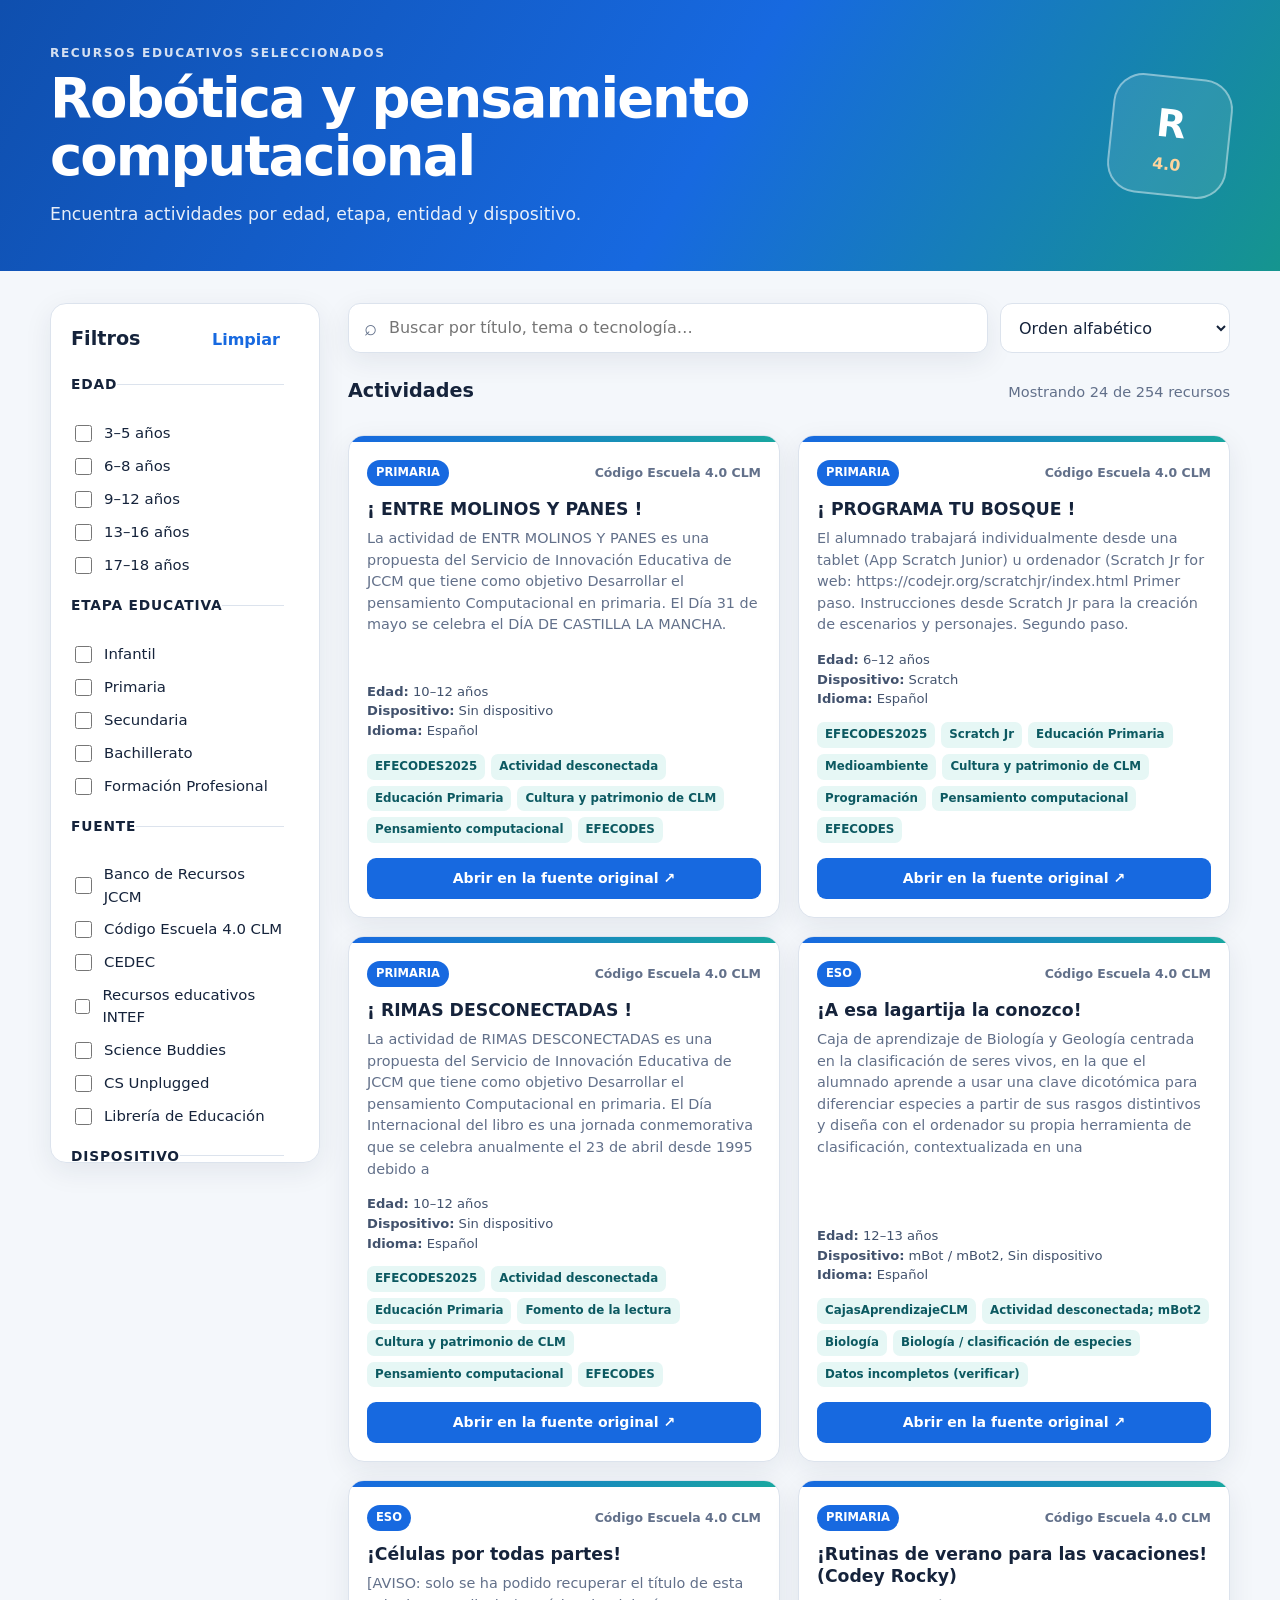
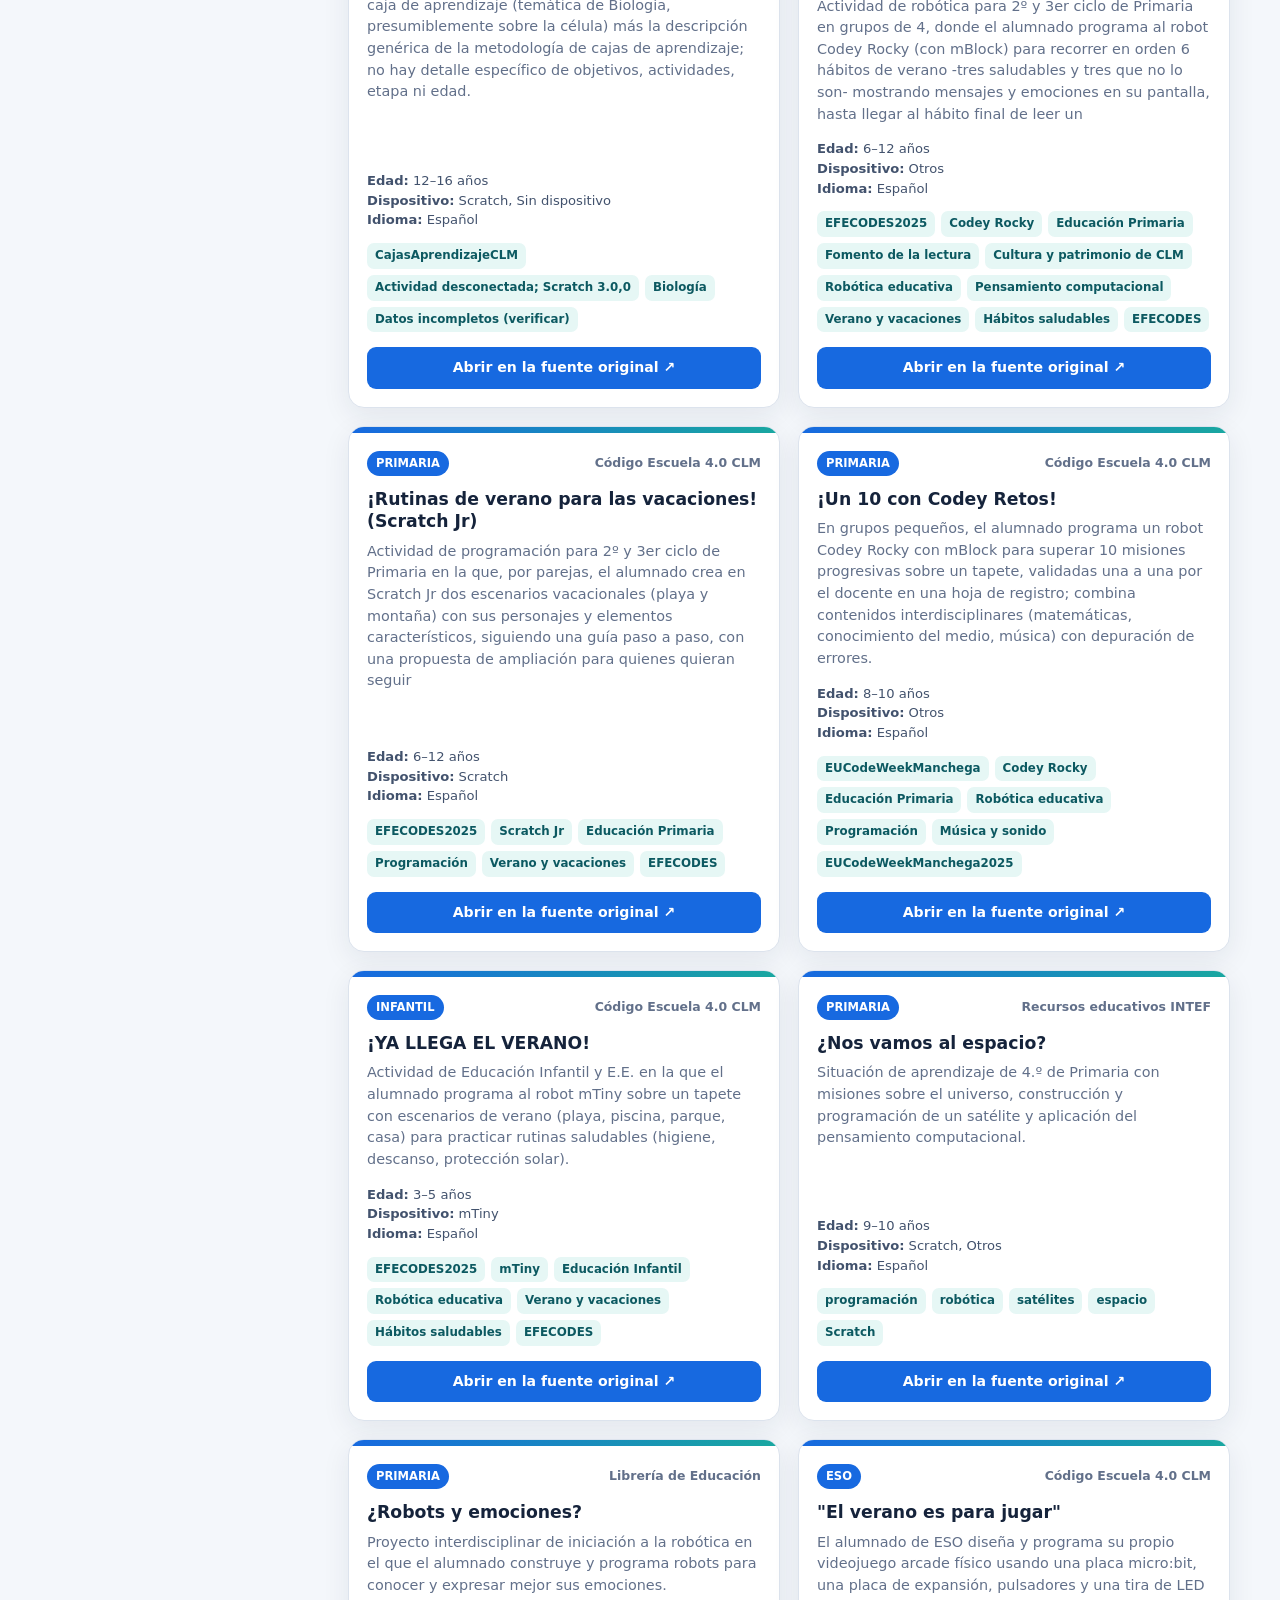
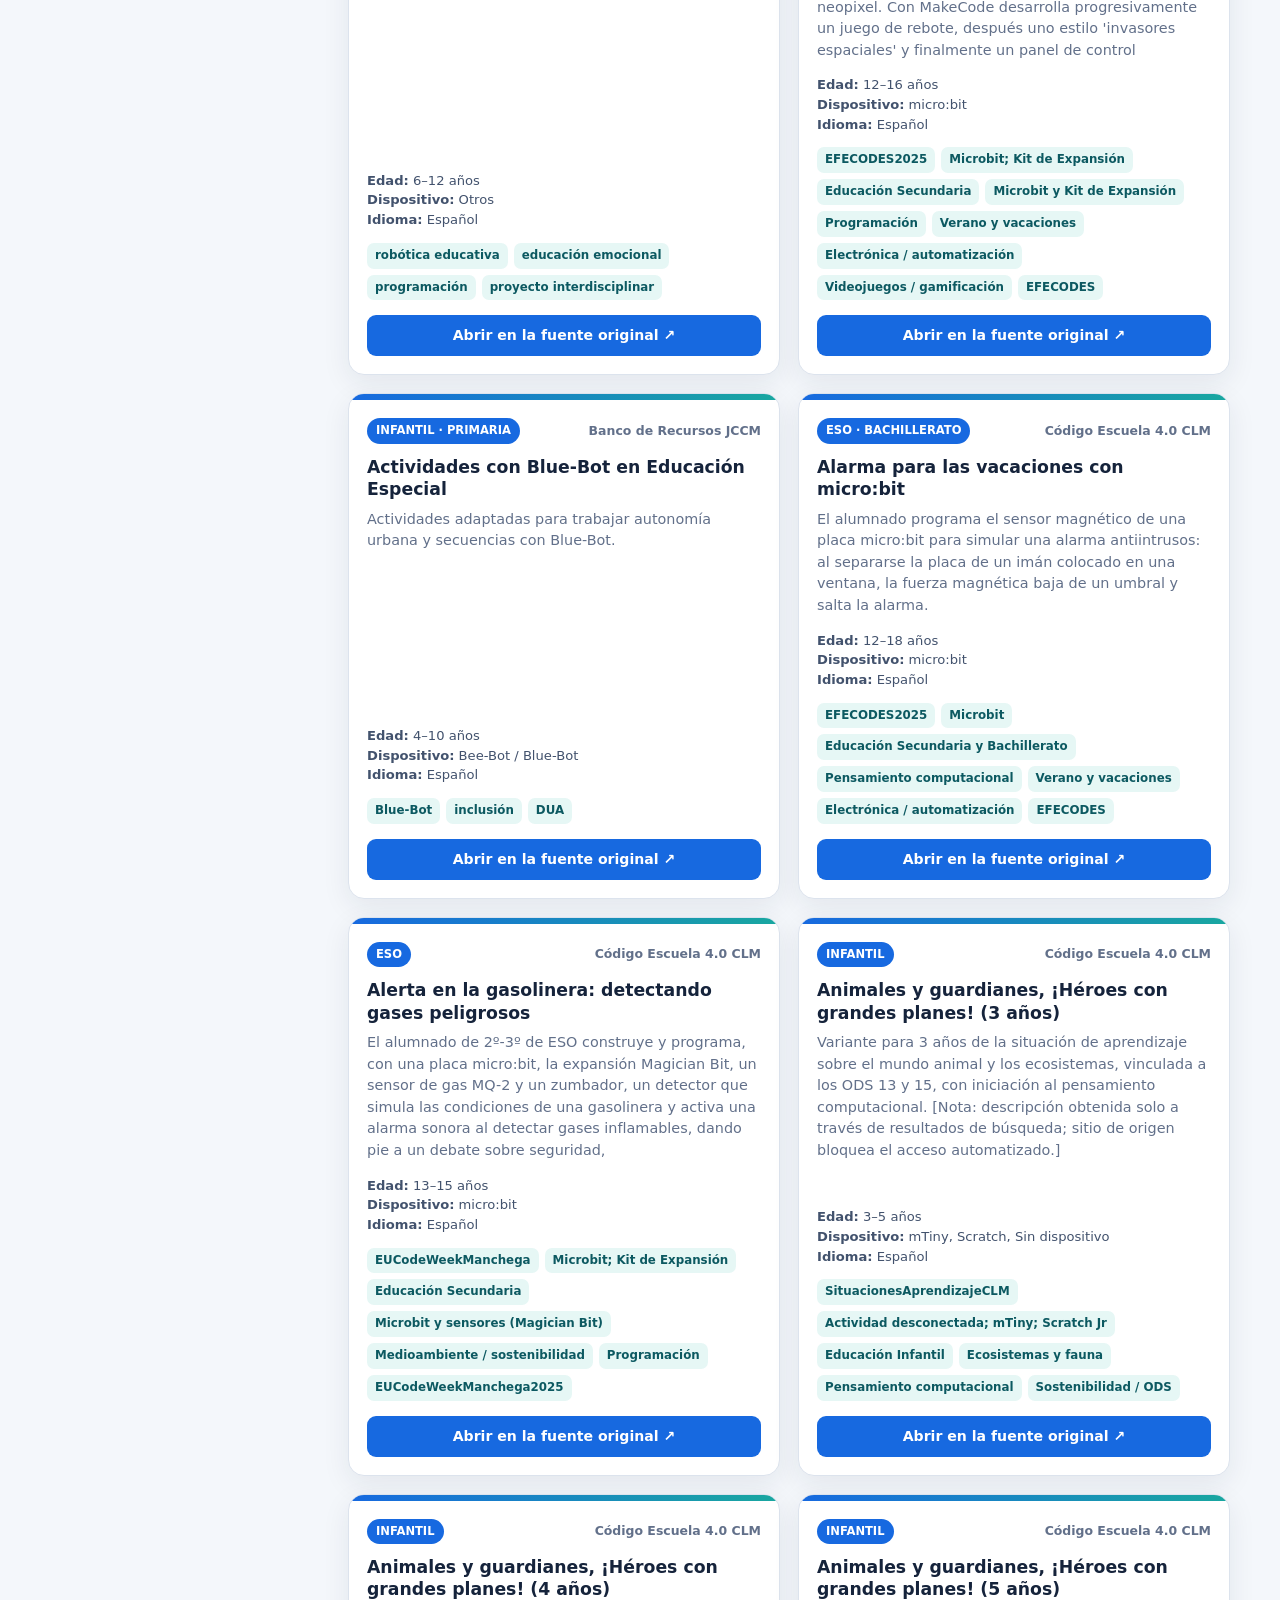
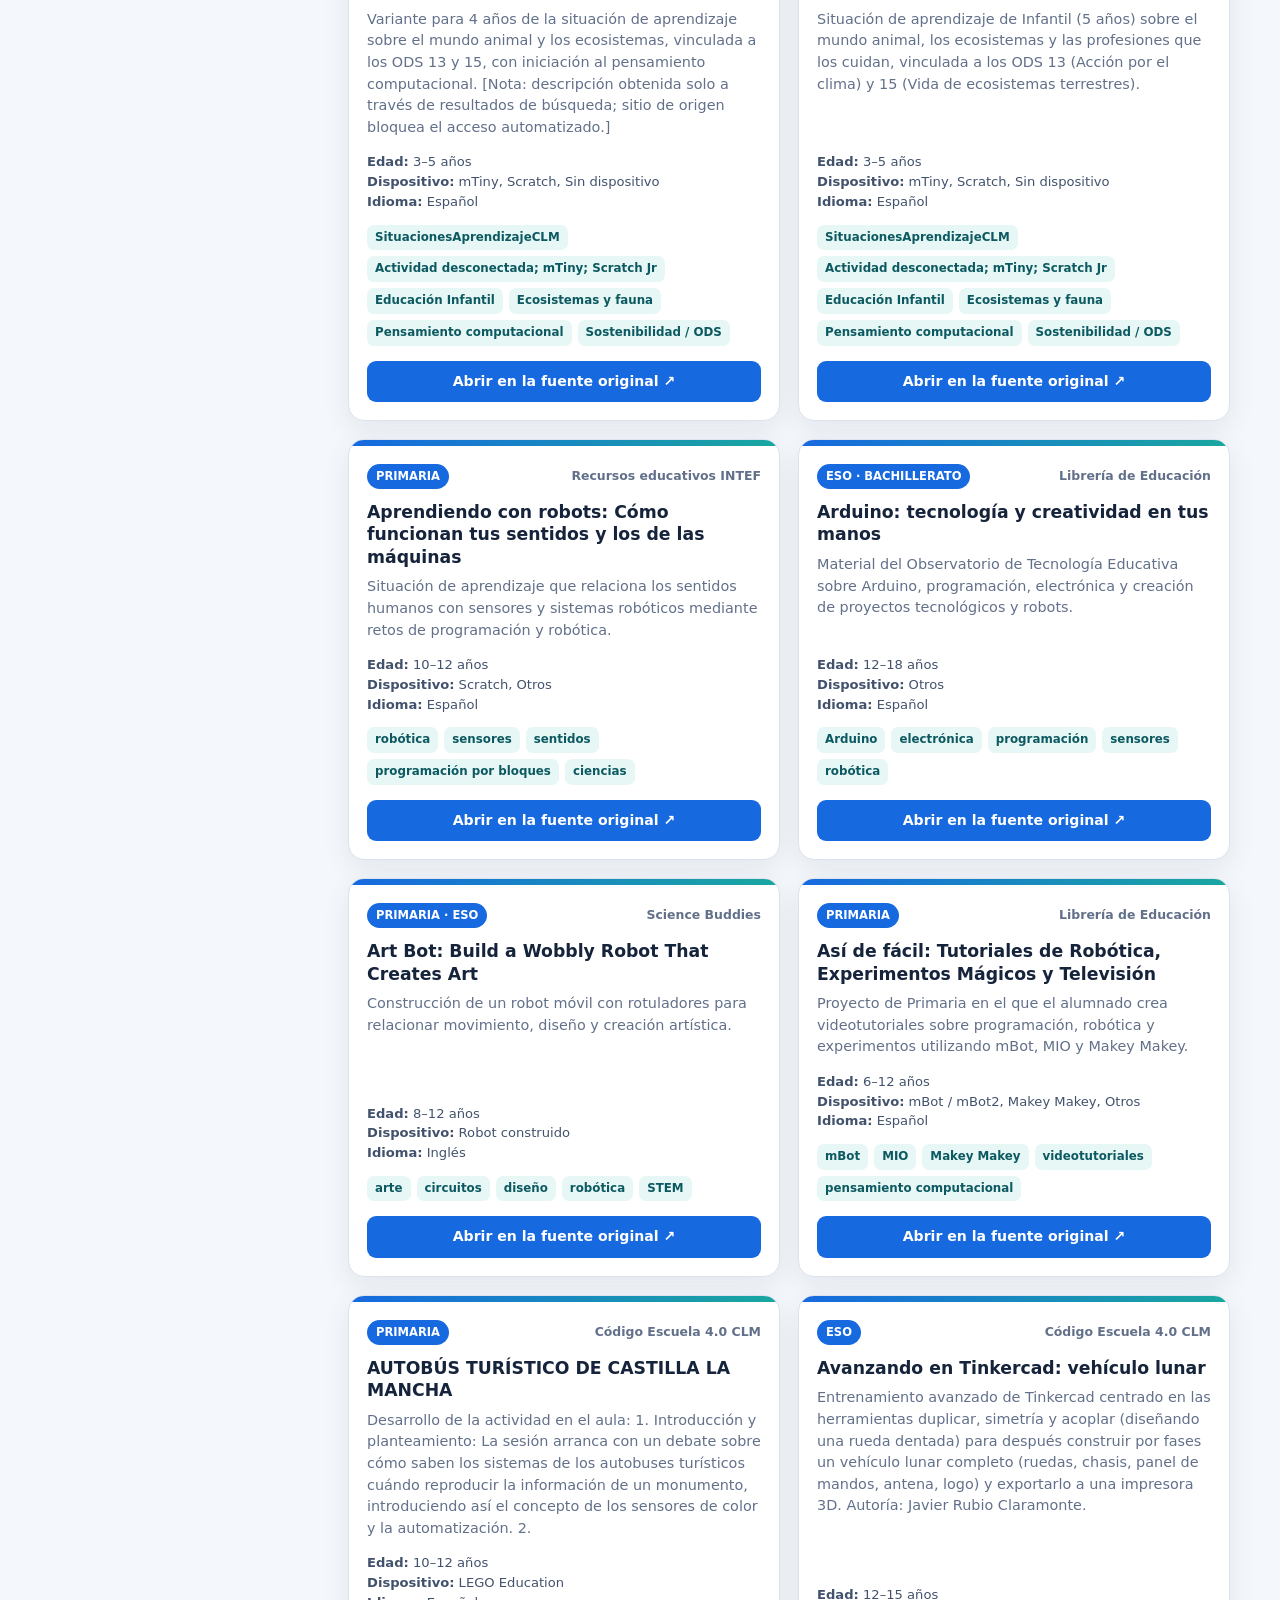
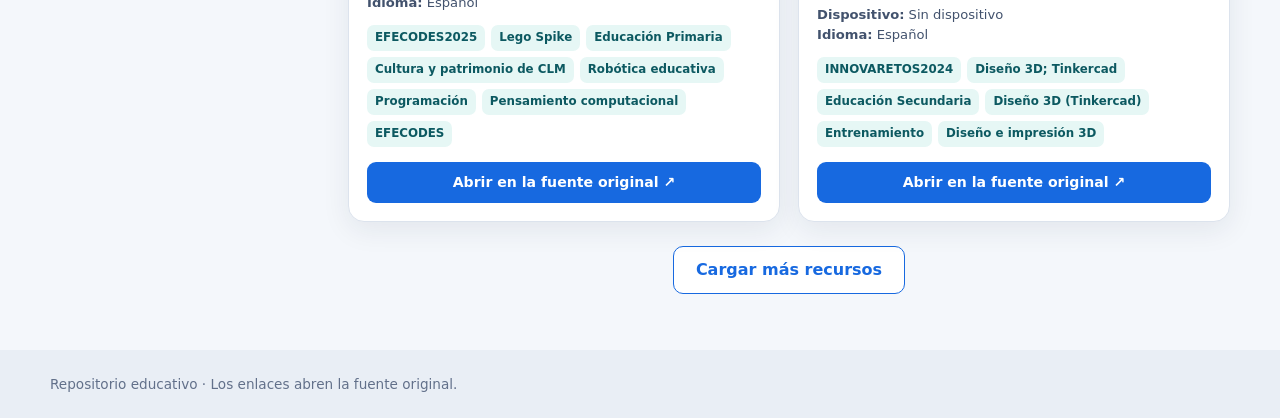
<file: index.html>
<!doctype html>
<html lang="es">
<head>
  <meta charset="utf-8">
  <meta name="viewport" content="width=device-width, initial-scale=1">
  <meta name="description" content="Catálogo de recursos de robótica educativa y pensamiento computacional.">
  <title>Repositorio de Robótica Educativa</title>
  <link rel="stylesheet" href="styles.css">
  <script src="app.js" defer></script>
</head>
<body>
  <a class="skip-link" href="#catalogo">Saltar al catálogo</a>

  <header class="site-header">
    <div class="shell hero">
      <div>
        <p class="eyebrow">Recursos educativos seleccionados</p>
        <h1>Robótica y pensamiento computacional</h1>
        <p class="intro">Encuentra actividades por edad, etapa, entidad y dispositivo.</p>
      </div>
      <div class="hero-mark" aria-hidden="true">R<span>4.0</span></div>
    </div>
  </header>

  <main class="shell layout" id="catalogo">
    <aside class="filters" aria-labelledby="filterHeading">
      <div class="filters-heading">
        <h2 id="filterHeading">Filtros</h2>
        <button id="clearFilters" class="text-button" type="button">Limpiar</button>
      </div>

      <fieldset>
        <legend>Edad</legend>
        <label><input class="filter" type="checkbox" data-filter="edad" value="3-5"> 3–5 años</label>
        <label><input class="filter" type="checkbox" data-filter="edad" value="6-8"> 6–8 años</label>
        <label><input class="filter" type="checkbox" data-filter="edad" value="9-12"> 9–12 años</label>
        <label><input class="filter" type="checkbox" data-filter="edad" value="13-16"> 13–16 años</label>
        <label><input class="filter" type="checkbox" data-filter="edad" value="17-18"> 17–18 años</label>
      </fieldset>

      <fieldset>
        <legend>Etapa educativa</legend>
        <label><input class="filter" type="checkbox" data-filter="etapas" value="infantil"> Infantil</label>
        <label><input class="filter" type="checkbox" data-filter="etapas" value="primaria"> Primaria</label>
        <label><input class="filter" type="checkbox" data-filter="etapas" value="secundaria"> Secundaria</label>
        <label><input class="filter" type="checkbox" data-filter="etapas" value="bachillerato"> Bachillerato</label>
        <label><input class="filter" type="checkbox" data-filter="etapas" value="fp"> Formación Profesional</label>
      </fieldset>

      <fieldset>
        <legend>Fuente</legend>
        <label><input class="filter" type="checkbox" data-filter="fuenteId" value="jccm"> Banco de Recursos JCCM</label>
        <label><input class="filter" type="checkbox" data-filter="fuenteId" value="codigo-escuela40-clm"> Código Escuela 4.0 CLM</label>
        <label><input class="filter" type="checkbox" data-filter="fuenteId" value="cedec"> CEDEC</label>
        <label><input class="filter" type="checkbox" data-filter="fuenteId" value="intef-sda"> Recursos educativos INTEF</label>
        <label><input class="filter" type="checkbox" data-filter="fuenteId" value="science-buddies"> Science Buddies</label>
        <label><input class="filter" type="checkbox" data-filter="fuenteId" value="cs-unplugged"> CS Unplugged</label>
        <label><input class="filter" type="checkbox" data-filter="fuenteId" value="libreria-educacion"> Librería de Educación</label>
      </fieldset>

      <fieldset>
        <legend>Dispositivo</legend>
        <label><input class="filter" type="checkbox" data-filter="hardware" value="beebot"> Bee-Bot / Blue-Bot</label>
        <label><input class="filter" type="checkbox" data-filter="hardware" value="mbot"> mBot / mBot2</label>
        <label><input class="filter" type="checkbox" data-filter="hardware" value="microbit"> micro:bit</label>
        <label><input class="filter" type="checkbox" data-filter="hardware" value="scratch"> Scratch</label>
        <label><input class="filter" type="checkbox" data-filter="hardware" value="makeymakey"> Makey Makey</label>
        <label><input class="filter" type="checkbox" data-filter="hardware" value="lego"> LEGO Education</label>
        <label><input class="filter" type="checkbox" data-filter="hardware" value="mtiny"> mTiny</label>
        <label><input class="filter" type="checkbox" data-filter="hardware" value="arduino"> Arduino</label>
        <label><input class="filter" type="checkbox" data-filter="hardware" value="raspberrypi"> Raspberry Pi</label>
        <label><input class="filter" type="checkbox" data-filter="hardware" value="robot-construido"> Robot construido</label>
        <label><input class="filter" type="checkbox" data-filter="hardware" value="sin-dispositivo"> Sin dispositivo</label>
        <label><input class="filter" type="checkbox" data-filter="hardware" value="otros"> Otros</label>
      </fieldset>

      <fieldset>
        <legend>Idioma</legend>
        <label><input class="filter" type="checkbox" data-filter="idiomas" value="es"> Español</label>
        <label><input class="filter" type="checkbox" data-filter="idiomas" value="en"> Inglés</label>
      </fieldset>
    </aside>

    <section class="results" aria-labelledby="resultsTitle">
      <div class="toolbar">
        <label class="search-box">
          <span aria-hidden="true">⌕</span>
          <span class="sr-only">Buscar recursos</span>
          <input id="searchInput" type="search" placeholder="Buscar por título, tema o tecnología…" autocomplete="off">
        </label>
        <select id="sortSelect" aria-label="Ordenar resultados">
          <option value="title">Orden alfabético</option>
          <option value="age">Edad recomendada</option>
        </select>
      </div>

      <div class="results-heading">
        <h2 id="resultsTitle">Actividades</h2>
        <p id="resultsCount" aria-live="polite">Cargando catálogo…</p>
      </div>

      <div id="activeFilters" class="active-filters" aria-live="polite"></div>
      <div id="cardsGrid" class="cards-grid"></div>
      <button id="loadMore" class="load-more" type="button" hidden>Cargar más recursos</button>
    </section>
  </main>

  <footer class="site-footer">
    <div class="shell">Repositorio educativo · Los enlaces abren la fuente original.</div>
  </footer>
</body>
</html>
</file>
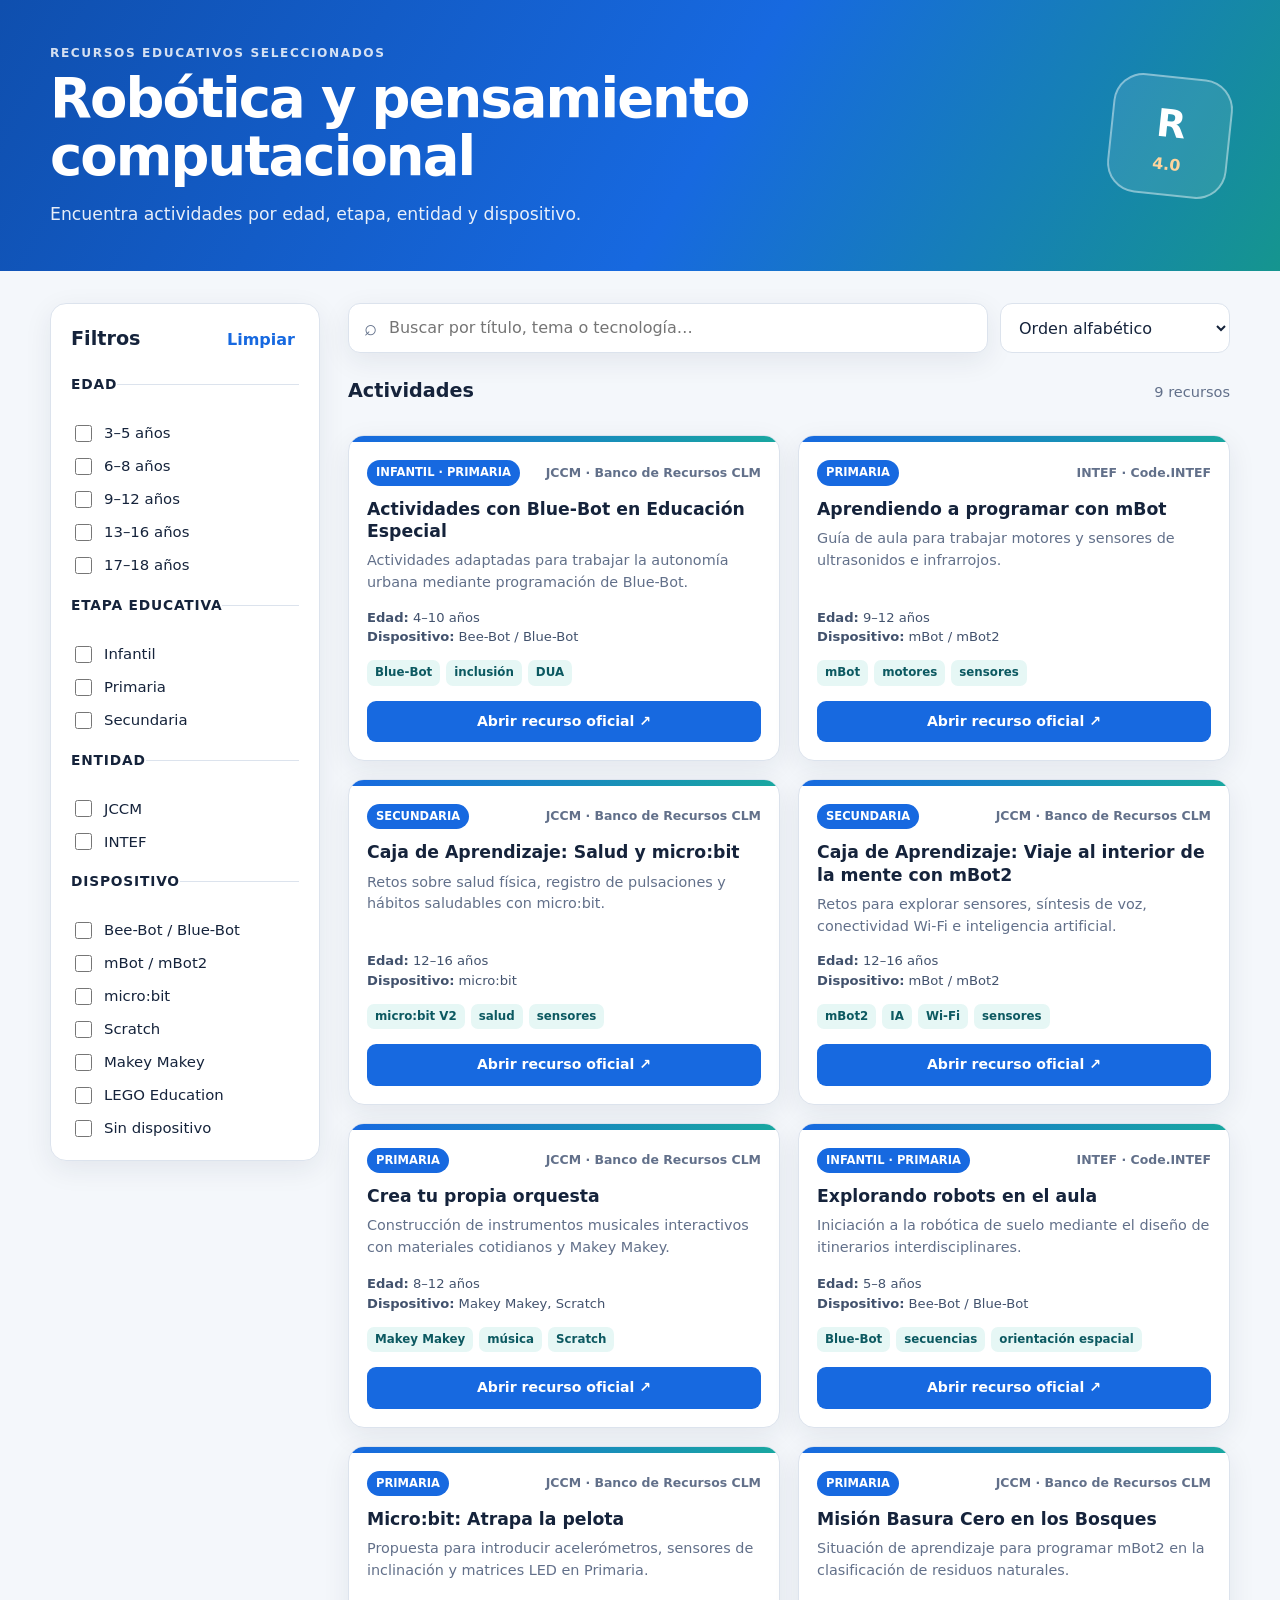
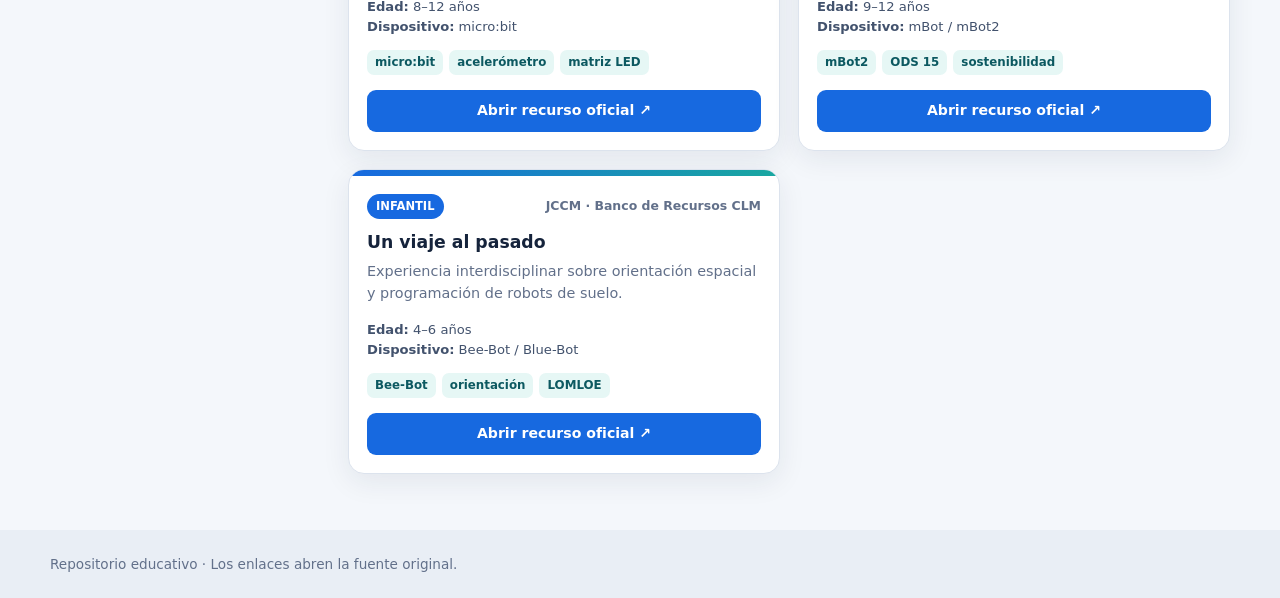
<file: source/index.html>
<!doctype html>
<html lang="es">
<head>
  <meta charset="utf-8">
  <meta name="viewport" content="width=device-width, initial-scale=1">
  <meta name="description" content="Catálogo de recursos de robótica educativa y pensamiento computacional.">
  <title>Repositorio de Robótica Educativa</title>
  <link rel="stylesheet" href="styles.css">
  <script src="app.js" defer></script>
</head>
<body>
  <a class="skip-link" href="#catalogo">Saltar al catálogo</a>

  <header class="site-header">
    <div class="shell hero">
      <div>
        <p class="eyebrow">Recursos educativos seleccionados</p>
        <h1>Robótica y pensamiento computacional</h1>
        <p class="intro">Encuentra actividades por edad, etapa, entidad y dispositivo.</p>
      </div>
      <div class="hero-mark" aria-hidden="true">R<span>4.0</span></div>
    </div>
  </header>

  <main class="shell layout" id="catalogo">
    <aside class="filters" aria-labelledby="filterHeading">
      <div class="filters-heading">
        <h2 id="filterHeading">Filtros</h2>
        <button id="clearFilters" class="text-button" type="button">Limpiar</button>
      </div>

      <fieldset>
        <legend>Edad</legend>
        <label><input class="filter" type="checkbox" data-filter="edad" value="3-5"> 3–5 años</label>
        <label><input class="filter" type="checkbox" data-filter="edad" value="6-8"> 6–8 años</label>
        <label><input class="filter" type="checkbox" data-filter="edad" value="9-12"> 9–12 años</label>
        <label><input class="filter" type="checkbox" data-filter="edad" value="13-16"> 13–16 años</label>
        <label><input class="filter" type="checkbox" data-filter="edad" value="17-18"> 17–18 años</label>
      </fieldset>

      <fieldset>
        <legend>Etapa educativa</legend>
        <label><input class="filter" type="checkbox" data-filter="etapas" value="infantil"> Infantil</label>
        <label><input class="filter" type="checkbox" data-filter="etapas" value="primaria"> Primaria</label>
        <label><input class="filter" type="checkbox" data-filter="etapas" value="secundaria"> Secundaria</label>
      </fieldset>

      <fieldset>
        <legend>Entidad</legend>
        <label><input class="filter" type="checkbox" data-filter="entidad" value="JCCM"> JCCM</label>
        <label><input class="filter" type="checkbox" data-filter="entidad" value="INTEF"> INTEF</label>
      </fieldset>

      <fieldset>
        <legend>Dispositivo</legend>
        <label><input class="filter" type="checkbox" data-filter="hardware" value="beebot"> Bee-Bot / Blue-Bot</label>
        <label><input class="filter" type="checkbox" data-filter="hardware" value="mbot"> mBot / mBot2</label>
        <label><input class="filter" type="checkbox" data-filter="hardware" value="microbit"> micro:bit</label>
        <label><input class="filter" type="checkbox" data-filter="hardware" value="scratch"> Scratch</label>
        <label><input class="filter" type="checkbox" data-filter="hardware" value="makeymakey"> Makey Makey</label>
        <label><input class="filter" type="checkbox" data-filter="hardware" value="lego"> LEGO Education</label>
        <label><input class="filter" type="checkbox" data-filter="hardware" value="sin-dispositivo"> Sin dispositivo</label>
      </fieldset>
    </aside>

    <section class="results" aria-labelledby="resultsTitle">
      <div class="toolbar">
        <label class="search-box">
          <span aria-hidden="true">⌕</span>
          <span class="sr-only">Buscar recursos</span>
          <input id="searchInput" type="search" placeholder="Buscar por título, tema o tecnología…" autocomplete="off">
        </label>
        <select id="sortSelect" aria-label="Ordenar resultados">
          <option value="title">Orden alfabético</option>
          <option value="age">Edad recomendada</option>
        </select>
      </div>

      <div class="results-heading">
        <h2 id="resultsTitle">Actividades</h2>
        <p id="resultsCount" aria-live="polite">Cargando catálogo…</p>
      </div>

      <div id="activeFilters" class="active-filters" aria-live="polite"></div>
      <div id="cardsGrid" class="cards-grid"></div>
    </section>
  </main>

  <footer class="site-footer">
    <div class="shell">Repositorio educativo · Los enlaces abren la fuente original.</div>
  </footer>
</body>
</html>
</file>
<file: styles.css>
:root {
  --ink: #15233b;
  --muted: #62708a;
  --paper: #fff;
  --canvas: #f4f7fb;
  --line: #dce3ed;
  --blue: #1769e0;
  --blue-dark: #0f4fae;
  --aqua: #19a7a0;
  --orange: #f08b32;
  --radius: 16px;
  --shadow: 0 8px 28px rgba(21, 35, 59, .08);
}

* { box-sizing: border-box; }
html { scroll-behavior: smooth; }
body {
  margin: 0;
  color: var(--ink);
  background: var(--canvas);
  font-family: Inter, ui-sans-serif, system-ui, -apple-system, BlinkMacSystemFont, "Segoe UI", sans-serif;
  line-height: 1.5;
}
button, input, select { font: inherit; }
.shell { width: min(1180px, calc(100% - 32px)); margin-inline: auto; }
.sr-only { position: absolute; width: 1px; height: 1px; padding: 0; margin: -1px; overflow: hidden; clip: rect(0,0,0,0); white-space: nowrap; border: 0; }
.skip-link { position: fixed; top: -100px; left: 16px; z-index: 10; background: var(--ink); color: white; padding: 10px 14px; border-radius: 8px; }
.skip-link:focus { top: 16px; }

.site-header { background: linear-gradient(120deg, #0f4fae, #1769e0 55%, #15958f); color: white; overflow: hidden; }
.hero { min-height: 230px; display: flex; align-items: center; justify-content: space-between; gap: 30px; padding-block: 44px; }
.eyebrow { margin: 0 0 8px; text-transform: uppercase; letter-spacing: .13em; font-size: .76rem; font-weight: 800; opacity: .82; }
h1 { max-width: 760px; margin: 0; font-size: clamp(2rem, 5vw, 3.4rem); line-height: 1.06; letter-spacing: -.035em; }
.intro { margin: 16px 0 0; font-size: 1.08rem; opacity: .9; }
.hero-mark { flex: 0 0 auto; width: 120px; height: 120px; display: grid; place-content: center; border: 2px solid rgba(255,255,255,.42); border-radius: 30px; transform: rotate(6deg); font-weight: 900; font-size: 2.4rem; background: rgba(255,255,255,.1); }
.hero-mark span { color: #ffd49d; font-size: 1rem; }

.layout { display: grid; grid-template-columns: 270px minmax(0, 1fr); gap: 28px; padding-block: 32px 56px; align-items: start; }
.filters {
  position: sticky;
  top: 20px;
  max-height: calc(100vh - 40px);
  overflow-y: auto;
  overscroll-behavior: contain;
  scrollbar-gutter: stable;
  background: var(--paper);
  border: 1px solid var(--line);
  border-radius: var(--radius);
  padding: 20px;
  box-shadow: var(--shadow);
}
.filters-heading, .results-heading { display: flex; align-items: baseline; justify-content: space-between; gap: 12px; }
.filters h2, .results h2 { margin: 0; font-size: 1.2rem; }
.text-button { border: 0; padding: 4px; color: var(--blue); background: transparent; cursor: pointer; font-weight: 700; }
.text-button:hover { color: var(--blue-dark); text-decoration: underline; }
fieldset { margin: 18px 0 0; padding: 17px 0 0; border: 0; border-top: 1px solid var(--line); }
legend { padding: 0; font-weight: 800; font-size: .86rem; text-transform: uppercase; letter-spacing: .06em; }
fieldset label { display: flex; align-items: center; gap: 9px; margin-top: 10px; font-size: .93rem; cursor: pointer; }
input[type="checkbox"] { width: 17px; height: 17px; accent-color: var(--blue); }

.results { min-width: 0; }
.toolbar { display: grid; grid-template-columns: minmax(0, 1fr) auto; gap: 12px; }
.search-box { display: flex; align-items: center; gap: 10px; padding: 0 15px; background: var(--paper); border: 1px solid var(--line); border-radius: 12px; box-shadow: var(--shadow); }
.search-box span { color: var(--muted); font-size: 1.35rem; }
.search-box input { width: 100%; min-height: 48px; border: 0; outline: 0; color: var(--ink); background: transparent; }
select { min-height: 48px; padding: 0 38px 0 14px; color: var(--ink); background: var(--paper); border: 1px solid var(--line); border-radius: 12px; }
.results-heading { margin: 24px 0 14px; }
.results-count, #resultsCount { margin: 0; color: var(--muted); font-size: .91rem; }
.active-filters { display: flex; flex-wrap: wrap; gap: 8px; margin-bottom: 15px; }
.filter-chip { border: 1px solid #b7cef1; border-radius: 999px; padding: 5px 10px; background: #eaf2ff; color: var(--blue-dark); font-size: .8rem; cursor: pointer; }

.cards-grid { display: grid; grid-template-columns: repeat(2, minmax(0, 1fr)); gap: 18px; }
.card { display: flex; flex-direction: column; min-height: 305px; overflow: hidden; background: var(--paper); border: 1px solid var(--line); border-radius: var(--radius); box-shadow: var(--shadow); transition: transform .18s ease, box-shadow .18s ease; }
.card:hover { transform: translateY(-3px); box-shadow: 0 13px 34px rgba(21, 35, 59, .13); }
.card-accent { height: 6px; background: linear-gradient(90deg, var(--blue), var(--aqua)); }
.card-body { display: flex; flex: 1; flex-direction: column; padding: 18px; }
.card-meta { display: flex; flex-wrap: wrap; align-items: center; justify-content: space-between; gap: 8px; margin-bottom: 12px; }
.stage { padding: 4px 9px; border-radius: 999px; color: #fff; background: var(--blue); font-size: .72rem; font-weight: 800; text-transform: uppercase; }
.entity { color: var(--muted); font-size: .78rem; font-weight: 750; }
.card h3 { margin: 0 0 8px; font-size: 1.08rem; line-height: 1.3; }
.description { margin: 0 0 14px; color: var(--muted); font-size: .9rem; }
.details { margin: auto 0 13px; color: #42526d; font-size: .82rem; }
.tags { display: flex; flex-wrap: wrap; gap: 6px; margin-bottom: 15px; }
.tag { padding: 4px 8px; border-radius: 7px; color: #0c5961; background: #e6f7f5; font-size: .74rem; font-weight: 700; }
.card-link { display: block; padding: 10px 14px; border-radius: 9px; color: white; background: var(--blue); text-align: center; text-decoration: none; font-size: .88rem; font-weight: 800; }
.card-link:hover { background: var(--blue-dark); }
.empty { grid-column: 1 / -1; padding: 46px 24px; background: var(--paper); border: 1px dashed #afbac9; border-radius: var(--radius); text-align: center; color: var(--muted); }
.empty strong { display: block; margin-bottom: 6px; color: var(--ink); font-size: 1.05rem; }
.load-more { display: block; margin: 24px auto 0; padding: 11px 22px; border: 1px solid var(--blue); border-radius: 10px; color: var(--blue); background: var(--paper); font-weight: 800; cursor: pointer; }
.load-more:hover { color: white; background: var(--blue); }
.load-more[hidden] { display: none; }
.site-footer { padding: 24px 0; color: var(--muted); background: #e9eef5; font-size: .85rem; }

@media (max-width: 850px) {
  .hero-mark { display: none; }
  .layout { grid-template-columns: 1fr; }
  .filters {
  position: static;
  max-height: none;
  overflow: visible;
  scrollbar-gutter: auto;
}
  .filters fieldset { display: flex; flex-wrap: wrap; gap: 0 18px; }
  .filters legend { width: 100%; }
}
@media (max-width: 620px) {
  .shell { width: min(100% - 22px, 1180px); }
  .hero { min-height: 200px; padding-block: 34px; }
  .toolbar, .cards-grid { grid-template-columns: 1fr; }
  select { width: 100%; }
  .results-heading { align-items: flex-start; flex-direction: column; }
}
@media (prefers-reduced-motion: reduce) {
  * { scroll-behavior: auto !important; transition: none !important; }
}
</file>
<file: source/styles.css>
:root {
  --ink: #15233b;
  --muted: #62708a;
  --paper: #fff;
  --canvas: #f4f7fb;
  --line: #dce3ed;
  --blue: #1769e0;
  --blue-dark: #0f4fae;
  --aqua: #19a7a0;
  --orange: #f08b32;
  --radius: 16px;
  --shadow: 0 8px 28px rgba(21, 35, 59, .08);
}

* { box-sizing: border-box; }
html { scroll-behavior: smooth; }
body {
  margin: 0;
  color: var(--ink);
  background: var(--canvas);
  font-family: Inter, ui-sans-serif, system-ui, -apple-system, BlinkMacSystemFont, "Segoe UI", sans-serif;
  line-height: 1.5;
}
button, input, select { font: inherit; }
.shell { width: min(1180px, calc(100% - 32px)); margin-inline: auto; }
.sr-only { position: absolute; width: 1px; height: 1px; padding: 0; margin: -1px; overflow: hidden; clip: rect(0,0,0,0); white-space: nowrap; border: 0; }
.skip-link { position: fixed; top: -100px; left: 16px; z-index: 10; background: var(--ink); color: white; padding: 10px 14px; border-radius: 8px; }
.skip-link:focus { top: 16px; }

.site-header { background: linear-gradient(120deg, #0f4fae, #1769e0 55%, #15958f); color: white; overflow: hidden; }
.hero { min-height: 230px; display: flex; align-items: center; justify-content: space-between; gap: 30px; padding-block: 44px; }
.eyebrow { margin: 0 0 8px; text-transform: uppercase; letter-spacing: .13em; font-size: .76rem; font-weight: 800; opacity: .82; }
h1 { max-width: 760px; margin: 0; font-size: clamp(2rem, 5vw, 3.4rem); line-height: 1.06; letter-spacing: -.035em; }
.intro { margin: 16px 0 0; font-size: 1.08rem; opacity: .9; }
.hero-mark { flex: 0 0 auto; width: 120px; height: 120px; display: grid; place-content: center; border: 2px solid rgba(255,255,255,.42); border-radius: 30px; transform: rotate(6deg); font-weight: 900; font-size: 2.4rem; background: rgba(255,255,255,.1); }
.hero-mark span { color: #ffd49d; font-size: 1rem; }

.layout { display: grid; grid-template-columns: 270px minmax(0, 1fr); gap: 28px; padding-block: 32px 56px; align-items: start; }
.filters { position: sticky; top: 20px; background: var(--paper); border: 1px solid var(--line); border-radius: var(--radius); padding: 20px; box-shadow: var(--shadow); }
.filters-heading, .results-heading { display: flex; align-items: baseline; justify-content: space-between; gap: 12px; }
.filters h2, .results h2 { margin: 0; font-size: 1.2rem; }
.text-button { border: 0; padding: 4px; color: var(--blue); background: transparent; cursor: pointer; font-weight: 700; }
.text-button:hover { color: var(--blue-dark); text-decoration: underline; }
fieldset { margin: 18px 0 0; padding: 17px 0 0; border: 0; border-top: 1px solid var(--line); }
legend { padding: 0; font-weight: 800; font-size: .86rem; text-transform: uppercase; letter-spacing: .06em; }
fieldset label { display: flex; align-items: center; gap: 9px; margin-top: 10px; font-size: .93rem; cursor: pointer; }
input[type="checkbox"] { width: 17px; height: 17px; accent-color: var(--blue); }

.results { min-width: 0; }
.toolbar { display: grid; grid-template-columns: minmax(0, 1fr) auto; gap: 12px; }
.search-box { display: flex; align-items: center; gap: 10px; padding: 0 15px; background: var(--paper); border: 1px solid var(--line); border-radius: 12px; box-shadow: var(--shadow); }
.search-box span { color: var(--muted); font-size: 1.35rem; }
.search-box input { width: 100%; min-height: 48px; border: 0; outline: 0; color: var(--ink); background: transparent; }
select { min-height: 48px; padding: 0 38px 0 14px; color: var(--ink); background: var(--paper); border: 1px solid var(--line); border-radius: 12px; }
.results-heading { margin: 24px 0 14px; }
.results-count, #resultsCount { margin: 0; color: var(--muted); font-size: .91rem; }
.active-filters { display: flex; flex-wrap: wrap; gap: 8px; margin-bottom: 15px; }
.filter-chip { border: 1px solid #b7cef1; border-radius: 999px; padding: 5px 10px; background: #eaf2ff; color: var(--blue-dark); font-size: .8rem; cursor: pointer; }

.cards-grid { display: grid; grid-template-columns: repeat(2, minmax(0, 1fr)); gap: 18px; }
.card { display: flex; flex-direction: column; min-height: 305px; overflow: hidden; background: var(--paper); border: 1px solid var(--line); border-radius: var(--radius); box-shadow: var(--shadow); transition: transform .18s ease, box-shadow .18s ease; }
.card:hover { transform: translateY(-3px); box-shadow: 0 13px 34px rgba(21, 35, 59, .13); }
.card-accent { height: 6px; background: linear-gradient(90deg, var(--blue), var(--aqua)); }
.card-body { display: flex; flex: 1; flex-direction: column; padding: 18px; }
.card-meta { display: flex; flex-wrap: wrap; align-items: center; justify-content: space-between; gap: 8px; margin-bottom: 12px; }
.stage { padding: 4px 9px; border-radius: 999px; color: #fff; background: var(--blue); font-size: .72rem; font-weight: 800; text-transform: uppercase; }
.entity { color: var(--muted); font-size: .78rem; font-weight: 750; }
.card h3 { margin: 0 0 8px; font-size: 1.08rem; line-height: 1.3; }
.description { margin: 0 0 14px; color: var(--muted); font-size: .9rem; }
.details { margin: auto 0 13px; color: #42526d; font-size: .82rem; }
.tags { display: flex; flex-wrap: wrap; gap: 6px; margin-bottom: 15px; }
.tag { padding: 4px 8px; border-radius: 7px; color: #0c5961; background: #e6f7f5; font-size: .74rem; font-weight: 700; }
.card-link { display: block; padding: 10px 14px; border-radius: 9px; color: white; background: var(--blue); text-align: center; text-decoration: none; font-size: .88rem; font-weight: 800; }
.card-link:hover { background: var(--blue-dark); }
.empty { grid-column: 1 / -1; padding: 46px 24px; background: var(--paper); border: 1px dashed #afbac9; border-radius: var(--radius); text-align: center; color: var(--muted); }
.empty strong { display: block; margin-bottom: 6px; color: var(--ink); font-size: 1.05rem; }
.site-footer { padding: 24px 0; color: var(--muted); background: #e9eef5; font-size: .85rem; }

@media (max-width: 850px) {
  .hero-mark { display: none; }
  .layout { grid-template-columns: 1fr; }
  .filters { position: static; }
  .filters fieldset { display: flex; flex-wrap: wrap; gap: 0 18px; }
  .filters legend { width: 100%; }
}
@media (max-width: 620px) {
  .shell { width: min(100% - 22px, 1180px); }
  .hero { min-height: 200px; padding-block: 34px; }
  .toolbar, .cards-grid { grid-template-columns: 1fr; }
  select { width: 100%; }
  .results-heading { align-items: flex-start; flex-direction: column; }
}
@media (prefers-reduced-motion: reduce) {
  * { scroll-behavior: auto !important; transition: none !important; }
}
</file>
